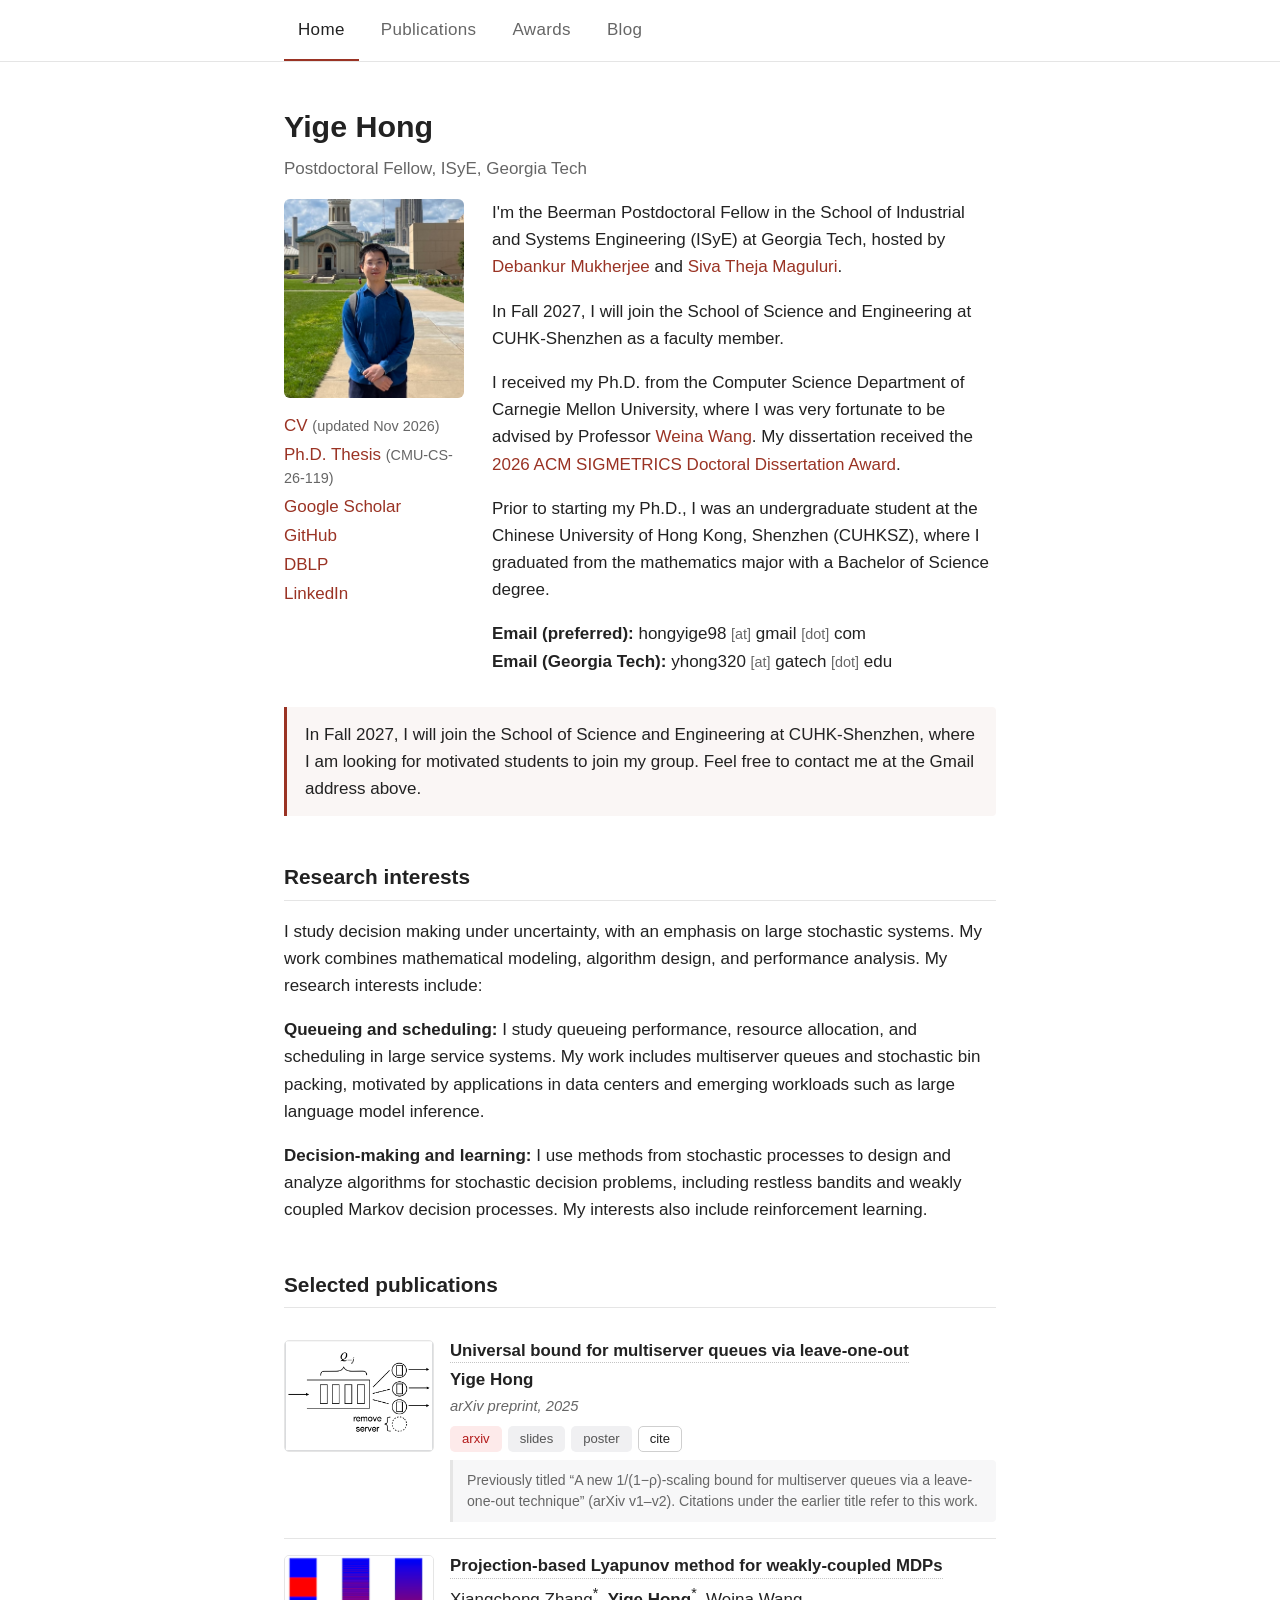
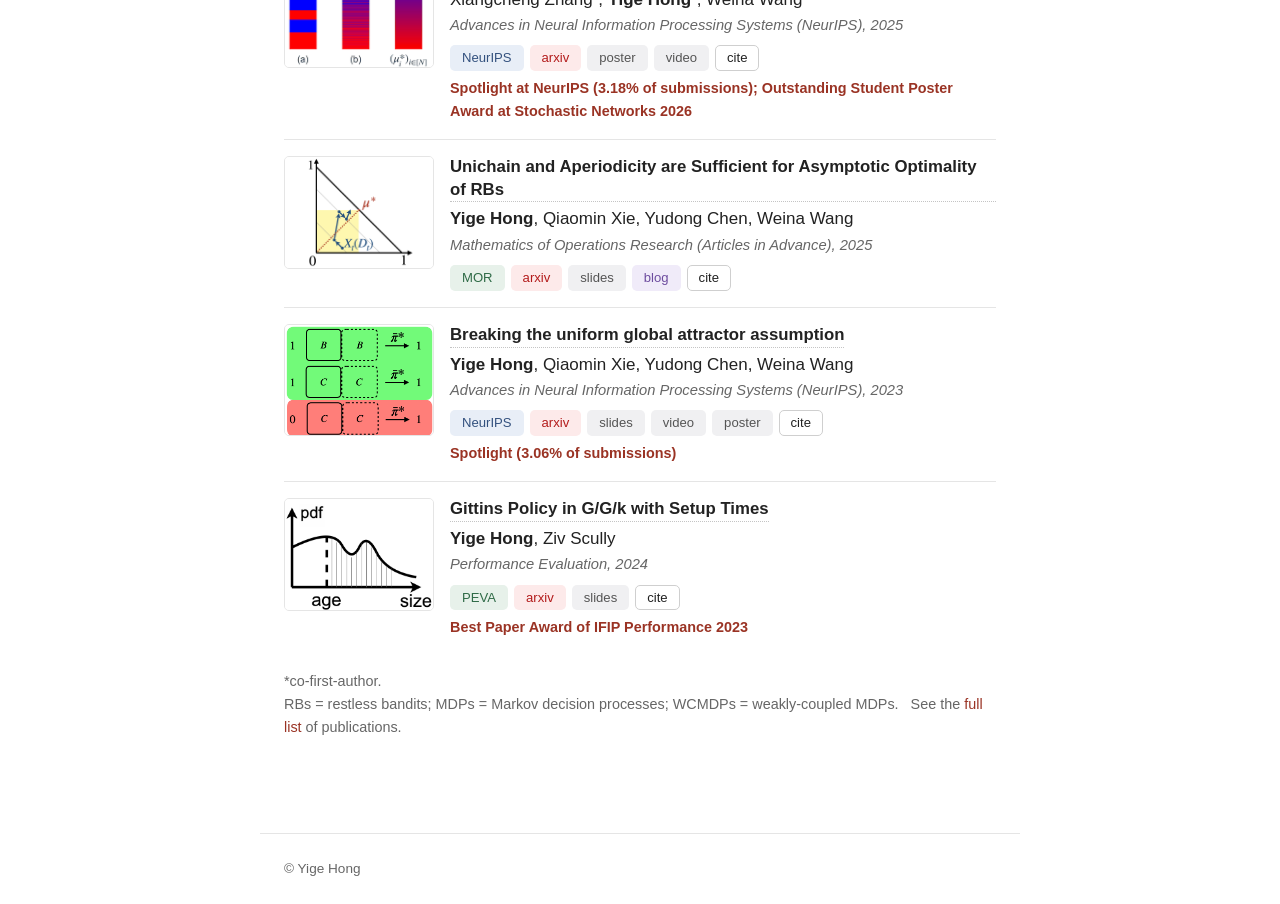
<file: index.html>
<!doctype html>
<html lang="en">
<head>
  <meta charset="utf-8">
  <meta name="viewport" content="width=device-width, initial-scale=1">
  <title>Yige Hong</title>
  <link rel="stylesheet" href="style.css">
  <!-- GoatCounter: privacy-friendly analytics, no cookies. Dashboard
       at https://yigehong.goatcounter.com (private, login required). -->
  <script data-goatcounter="https://yigehong.goatcounter.com/count"
          async src="https://gc.zgo.at/count.js"></script>
</head>
<body>
  <nav class="topbar">
    <div class="topbar-inner">
      <a href="index.html" class="active">Home</a>
      <a href="publications.html">Publications</a>
      <a href="awards.html">Awards</a>
      <a href="https://www.cs.cmu.edu/~csd-phd-blog/2026/restless-bandits/" target="_blank" rel="noopener">Blog</a>
    </div>
  </nav>

  <main>
    <h1>Yige Hong</h1>
    <p class="subtitle">Postdoctoral Fellow, ISyE, Georgia Tech</p>

    <div class="intro">
      <div class="intro-left">
        <img class="photo" src="assets/img/my_photo_cmu.jpeg" alt="Yige Hong">
        <ul class="links">
          <li><a href="assets/pdf/CV261113_YigeHong.pdf?v=3" data-goatcounter-click="cv-pdf">CV</a> <span class="note">(updated Nov 2026)</span></li>
          <li><a href="assets/pdf/thesis_v9.pdf" data-goatcounter-click="thesis-pdf">Ph.D. Thesis</a> <span class="note">(CMU-CS-26-119)</span></li>
          <li><a href="https://scholar.google.com/citations?user=D-5fj0kAAAAJ&hl=en">Google Scholar</a></li>
          <li><a href="https://github.com/yigehong">GitHub</a></li>
          <li><a href="https://dblp.org/pid/301/8925.html">DBLP</a></li>
          <li><a href="https://www.linkedin.com/in/yige-hong-0491a0254/">LinkedIn</a></li>
        </ul>
      </div>
      <div class="bio">
        <p>
          I'm the Beerman Postdoctoral Fellow in the School of Industrial and
          Systems Engineering (ISyE) at Georgia Tech, hosted by
          <a href="https://sites.google.com/site/debankurm/home">Debankur Mukherjee</a>
          and <a href="https://sites.google.com/site/sivatheja/">Siva Theja Maguluri</a>.
        </p>
        <p>
          In Fall 2027, I will join the School of Science and Engineering
          at CUHK-Shenzhen as a faculty member.
        </p>
        <p>
          I received my Ph.D. from the Computer Science Department of Carnegie
          Mellon University, where I was very fortunate to be advised by
          Professor <a href="http://www.cs.cmu.edu/~weinaw/">Weina Wang</a>.
          My dissertation received the
          <a href="https://www.sigmetrics.org/dissertationaward-2026.shtml">2026 ACM SIGMETRICS Doctoral Dissertation Award</a>.
        </p>
        <p>
          Prior to starting my Ph.D., I was an undergraduate student at the
          Chinese University of Hong Kong, Shenzhen (CUHKSZ), where I graduated
          from the mathematics major with a Bachelor of Science degree.
        </p>
        <p class="contact">
          <span class="label">Email (preferred):</span>
          hongyige98 <span class="note">[at]</span> gmail <span class="note">[dot]</span> com
          <br>
          <span class="label">Email (Georgia Tech):</span>
          yhong320 <span class="note">[at]</span> gatech <span class="note">[dot]</span> edu
        </p>
      </div>
    </div>

    <div class="callout">
      In Fall 2027, I will join the School of Science and Engineering at
      CUHK-Shenzhen, where I am looking for motivated students to join my group.
      Feel free to contact me at the Gmail address above.
    </div>

    <h2>Research interests</h2>
    <p>
      I study decision making under uncertainty, with an emphasis on large
      stochastic systems. My work combines mathematical modeling, algorithm
      design, and performance analysis. My research interests include:
    </p>
    <p>
      <strong>Queueing and scheduling:</strong> I study queueing performance,
      resource allocation, and scheduling in large service systems. My work
      includes multiserver queues and stochastic bin packing, motivated by
      applications in data centers and emerging workloads such as large
      language model inference.
    </p>
    <p>
      <strong>Decision-making and learning:</strong> I use methods from
      stochastic processes to design and analyze algorithms for stochastic
      decision problems, including restless bandits and weakly coupled
      Markov decision processes. My interests also include reinforcement
      learning.
    </p>

    <h2>Selected publications</h2>
    <div id="selected-pubs"></div>
    <p class="note">
      *co-first-author.
      <br>
      RBs = restless bandits; MDPs = Markov decision processes; WCMDPs = weakly-coupled MDPs.
      &nbsp; See the <a href="publications.html">full list</a> of publications.
    </p>
  </main>

  <footer>
    &copy; Yige Hong
  </footer>

  <script src="data/publications.js"></script>
  <script src="site.js"></script>
  <script>renderSelectedPublications("selected-pubs");</script>
</body>
</html>
</file>
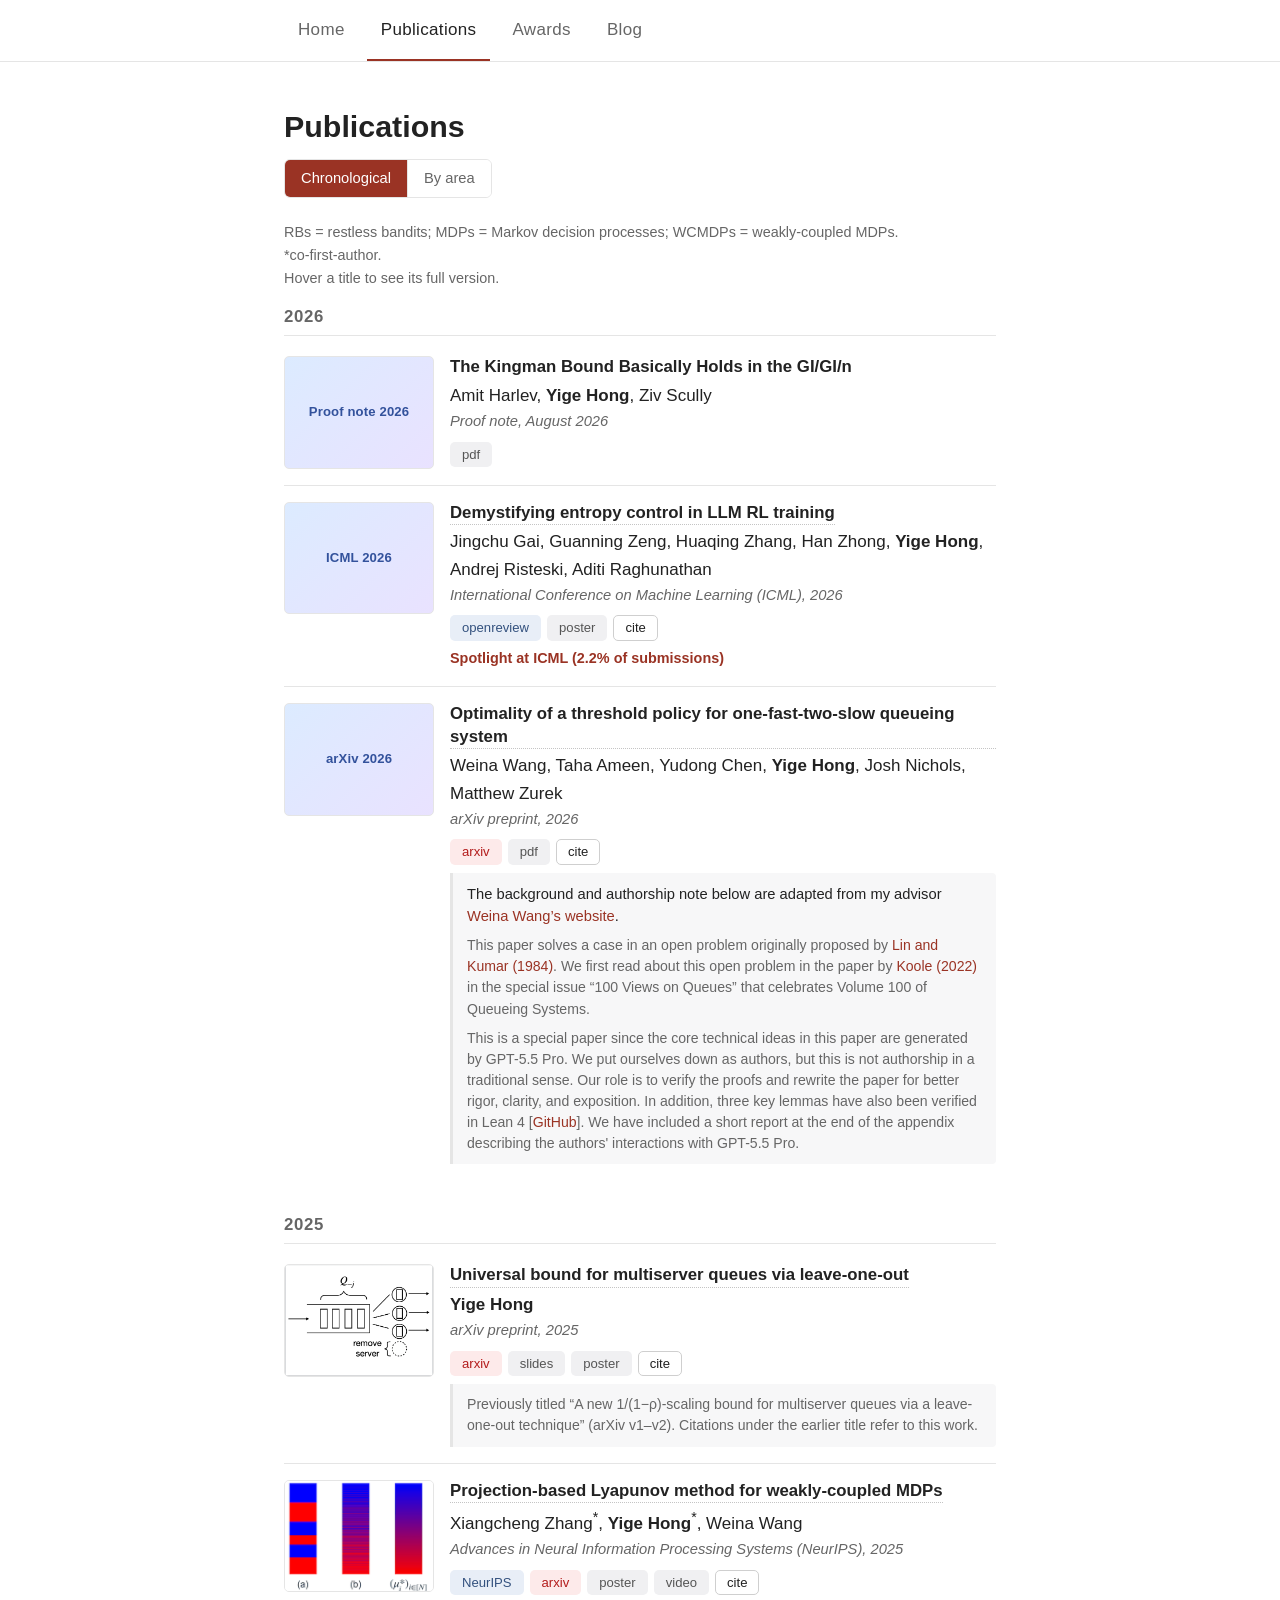
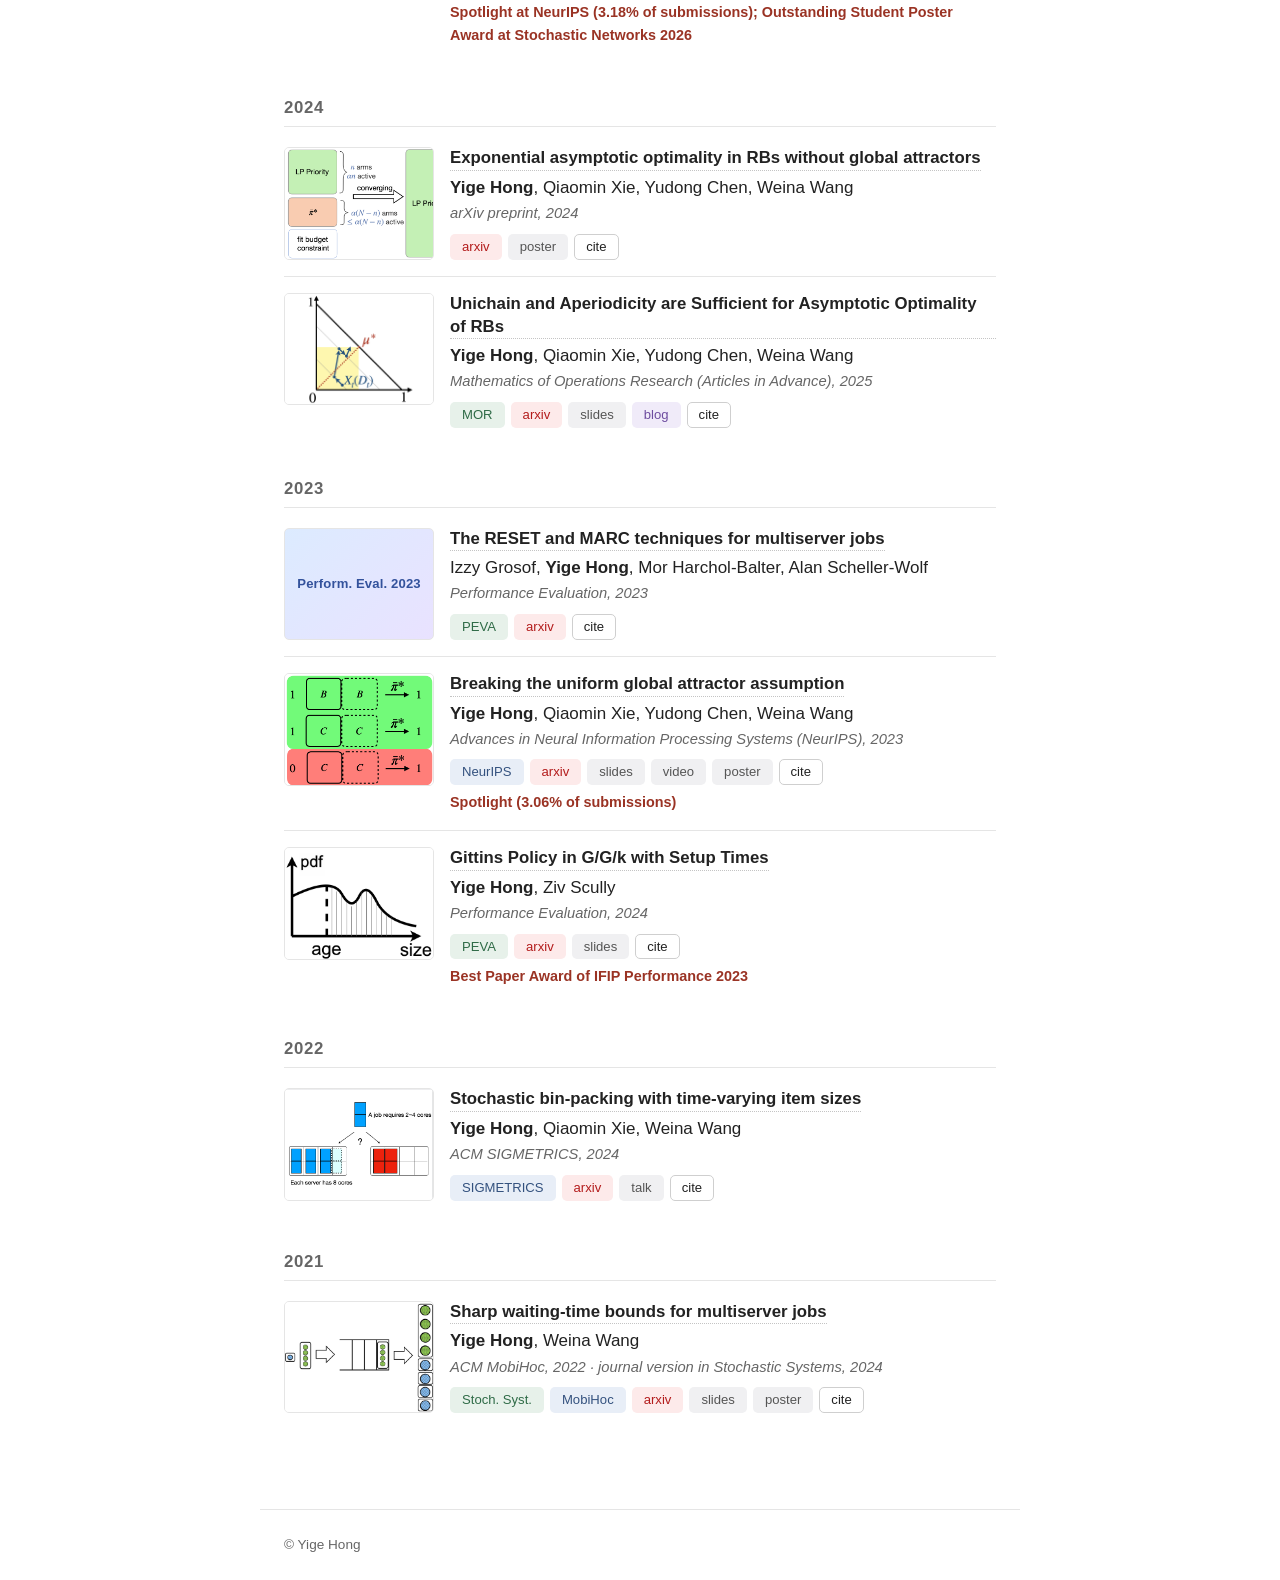
<file: publications.html>
<!doctype html>
<html lang="en">
<head>
  <meta charset="utf-8">
  <meta name="viewport" content="width=device-width, initial-scale=1">
  <title>Publications &middot; Yige Hong</title>
  <link rel="stylesheet" href="style.css">
  <!-- GoatCounter: privacy-friendly analytics, no cookies. Dashboard
       at https://yigehong.goatcounter.com (private, login required). -->
  <script data-goatcounter="https://yigehong.goatcounter.com/count"
          async src="https://gc.zgo.at/count.js"></script>
</head>
<body>
  <nav class="topbar">
    <div class="topbar-inner">
      <a href="index.html">Home</a>
      <a href="publications.html" class="active">Publications</a>
      <a href="awards.html">Awards</a>
      <a href="https://www.cs.cmu.edu/~csd-phd-blog/2026/restless-bandits/" target="_blank" rel="noopener">Blog</a>
    </div>
  </nav>

  <main>
    <h1>Publications</h1>

    <div class="view-toggle" id="view-toggle">
      <button data-view="chrono">Chronological</button>
      <button data-view="area">By area</button>
    </div>

    <p class="note">
      RBs = restless bandits; MDPs = Markov decision processes; WCMDPs = weakly-coupled MDPs.
      &nbsp;
      <br> *co-first-author.
      <br>Hover a title to see its full version.
    </p>

    <div id="pub-container"></div>
  </main>

  <footer>
    &copy; Yige Hong
  </footer>

  <script src="data/publications.js"></script>
  <script src="site.js"></script>
  <script>initPublicationViews("pub-container", "view-toggle");</script>
</body>
</html>
</file>
<file: style.css>
/* ---- Minimal academic site ---- */
:root {
  --text: #222;
  --muted: #666;
  --accent: #9a3324;      /* CMU-ish muted red */
  --border: #e5e5e5;
  --bg: #ffffff;
  --maxw: 760px;
}

* { box-sizing: border-box; }

html { -webkit-text-size-adjust: 100%; }

body {
  margin: 0;
  font-family: -apple-system, BlinkMacSystemFont, "Segoe UI", Helvetica, Arial, sans-serif;
  font-size: 17px;
  line-height: 1.6;
  color: var(--text);
  background: var(--bg);
}

a {
  color: var(--accent);
  text-decoration: none;
}
a:hover { text-decoration: underline; }

/* ---- Top bar ---- */
.topbar {
  border-bottom: 1px solid var(--border);
  position: sticky;
  top: 0;
  background: var(--bg);
  z-index: 10;
}
.topbar-inner {
  max-width: var(--maxw);
  margin: 0 auto;
  padding: 0 24px;
  display: flex;
  gap: 8px;
}
.topbar a {
  display: inline-block;
  padding: 16px 14px;
  color: var(--muted);
  font-weight: 500;
  letter-spacing: 0.02em;
}
.topbar a:hover { color: var(--text); text-decoration: none; }
.topbar a.active { color: var(--text); border-bottom: 2px solid var(--accent); }

/* ---- Layout ---- */
main {
  max-width: var(--maxw);
  margin: 0 auto;
  padding: 40px 24px 80px;
}

h1 { font-size: 1.9rem; margin: 0 0 4px; }
h2 {
  font-size: 1.3rem;
  margin: 44px 0 16px;
  padding-bottom: 6px;
  border-bottom: 1px solid var(--border);
}
.subtitle { color: var(--muted); margin-top: 0; }

/* ---- Home intro ---- */
.intro { display: flex; gap: 28px; align-items: flex-start; flex-wrap: wrap; }
.intro-left { width: 180px; flex-shrink: 0; }
.intro .photo {
  width: 100%;
  border-radius: 6px;
  display: block;
}
.intro .bio { flex: 1; min-width: 260px; }
.intro .bio p:first-child { margin-top: 0; }

.contact { margin-top: 8px; margin-bottom: 4px; }
.contact .label { font-weight: 600; }

/* Link list stacked under the photo. */
.links {
  list-style: none;
  padding: 0;
  margin: 14px 0 0;
  font-weight: 500;
}
.links li { padding: 3px 0; line-height: 1.35; }

.callout {
  margin-top: 28px;
  padding: 14px 18px;
  background: #faf6f5;
  border-left: 3px solid var(--accent);
  border-radius: 0 4px 4px 0;
}

/* ---- View toggle ---- */
.view-toggle {
  display: inline-flex;
  border: 1px solid var(--border);
  border-radius: 6px;
  overflow: hidden;
  margin: 4px 0 8px;
}
.view-toggle button {
  border: none;
  background: var(--bg);
  color: var(--muted);
  font: inherit;
  font-size: 0.92rem;
  padding: 7px 16px;
  cursor: pointer;
}
.view-toggle button + button { border-left: 1px solid var(--border); }
.view-toggle button:hover { color: var(--text); }
.view-toggle button.active { background: var(--accent); color: #fff; }

/* ---- Year-group header (chronological view) ---- */
.year-head {
  font-size: 1.05rem;
  color: var(--muted);
  font-weight: 600;
  letter-spacing: 0.04em;
  margin: 32px 0 4px;
  padding-bottom: 4px;
  border-bottom: 1px solid var(--border);
}
.year-head:first-child { margin-top: 12px; }

/* ---- Area selector (by-area view) ---- */
.area-cards {
  display: grid;
  grid-template-columns: 1fr 1fr;
  gap: 16px;
  margin: 8px 0 24px;
}
.area-card {
  display: flex;
  flex-direction: column;
  gap: 8px;
  padding: 10px;
  background: var(--bg);
  border: 1px solid var(--border);
  border-radius: 8px;
  cursor: pointer;
  font: inherit;
  text-align: center;
  transition: border-color 0.12s ease, box-shadow 0.12s ease;
}
.area-card:hover { border-color: var(--muted); }
.area-card.active {
  border-color: var(--accent);
  box-shadow: 0 0 0 1px var(--accent);
}
.area-card-img {
  display: block;
  width: 100%;
  height: auto;
  border-radius: 4px;
}
.area-card-label {
  font-size: 0.92rem;
  font-weight: 600;
  color: var(--text);
  line-height: 1.3;
}

/* Slim bar for image-less areas (e.g. "RL, and an AI-discovered proof"). */
.area-bars { margin: 0 0 24px; }
.area-bar {
  display: flex;
  align-items: center;
  justify-content: space-between;
  width: 100%;
  padding: 11px 16px;
  background: var(--bg);
  border: 1px solid var(--border);
  border-radius: 8px;
  cursor: pointer;
  font: inherit;
  text-align: left;
  transition: border-color 0.12s ease, box-shadow 0.12s ease;
}
.area-bar:hover { border-color: var(--muted); }
.area-bar.active {
  border-color: var(--accent);
  box-shadow: 0 0 0 1px var(--accent);
}
.area-bar-label { font-size: 0.92rem; font-weight: 600; color: var(--text); }
.area-bar-chevron { color: var(--muted); font-size: 1.2rem; line-height: 1; }

/* ---- Publications (title-first hierarchy) ---- */
.pub-list { list-style: none; padding: 0; margin: 0; }
.pub-list li {
  padding: 16px 0;
  border-bottom: 1px solid var(--border);
}
.pub-list li:last-child { border-bottom: none; }
.pub-list li.has-thumb {
  display: flex;
  gap: 16px;
  align-items: flex-start;
}
.pub-thumb {
  width: 150px;
  flex-shrink: 0;
  aspect-ratio: 4 / 3;
  object-fit: cover;
  object-position: left top;   /* crop the lower / right part */
  border: 1px solid var(--border);
  border-radius: 5px;
  background: #fafafa;
}
.pub-body { flex: 1; min-width: 0; }

/* Typographic "cover" tile for works without a thumbnail. */
.pub-thumb-cover {
  display: flex;
  align-items: center;
  justify-content: center;
  text-align: center;
  padding: 8px;
  background: linear-gradient(135deg, #dcebff, #e9e2ff);
  color: #33529c;
}
.pub-thumb-cover span {
  font-size: 0.82rem;
  font-weight: 600;
  letter-spacing: 0.01em;
  line-height: 1.25;
}

.pub-head {
  display: flex;
  gap: 8px;
  align-items: baseline;
}
.pub-title {
  font-size: 1.05rem;
  font-weight: 600;
  line-height: 1.35;
  color: var(--text);
}
/* Shortened titles carry the full version in a custom hover
   tooltip (immediate, unlike the delayed native title tooltip). */
.pub-title[data-full] {
  position: relative;
  border-bottom: 1px dotted #c4c4c4;
  cursor: help;
}
.pub-title[data-full]:hover::after {
  content: attr(data-full);
  position: absolute;
  left: 0;
  top: calc(100% + 6px);
  z-index: 30;
  width: max-content;
  max-width: 360px;
  white-space: normal;
  font-size: 0.82rem;
  font-weight: 400;
  line-height: 1.4;
  color: #fff;
  background: #2a2a2a;
  padding: 8px 11px;
  border-radius: 6px;
  box-shadow: 0 6px 18px rgba(0, 0, 0, 0.22);
}
.pub-authors { margin-top: 3px; color: var(--text); }
.pub-authors b { font-weight: 600; }
.pub-venue {
  margin-top: 1px;
  font-style: italic;
  font-size: 0.92rem;
  color: var(--muted);
}
.pub-actions {
  margin-top: 8px;
  display: flex;
  align-items: center;
  gap: 6px;
  flex-wrap: wrap;
}

/* Link + cite buttons share a pill shape. */
.pub-link-btn,
.cite-btn {
  display: inline-block;
  font: inherit;
  font-size: 0.82rem;
  line-height: 1.2;
  border: 1px solid transparent;
  border-radius: 5px;
  padding: 4px 11px;
  cursor: pointer;
  text-decoration: none;
  transition: background-color 0.12s ease, color 0.12s ease, border-color 0.12s ease;
}
.pub-link-btn:hover { text-decoration: none; color: #fff; }

/* Publication-type links, each its own color; artifact links
   (slides / poster / video / talk) share one neutral color. */
.link-arxiv      { background: #fdeaea; color: #b31b1b; }  /* arXiv red */
.link-arxiv:hover { background: #b31b1b; }
.link-journal    { background: #e7f1ea; color: #2f6b47; }  /* journal green */
.link-journal:hover { background: #2f6b47; }
.link-conference { background: #e8eef7; color: #33517e; }  /* conference blue */
.link-conference:hover { background: #33517e; }
.link-resource   { background: #f0f0f2; color: #555; }     /* slides/poster/... */
.link-resource:hover { background: #555; }
.link-blog       { background: #f0ebf9; color: #6d4c9f; }  /* blog post */
.link-blog:hover { background: #6d4c9f; }

/* Cite: outlined, to set the special action apart from the
   filled resource/venue pills. */
.cite-btn {
  background: transparent;
  color: var(--text);
  border-color: #cfcfcf;
}
.cite-btn:hover { background: var(--text); color: #fff; border-color: var(--text); }
.cite-btn.cite-done { background: #2f6b47; color: #fff; border-color: #2f6b47; }

.award {
  margin-top: 6px;
  color: var(--accent);
  font-weight: 600;
  font-size: 0.9rem;
}

/* Explanatory note for a work (e.g. authorship clarification). */
.pub-note {
  margin-top: 8px;
  padding: 10px 14px;
  font-size: 0.88rem;
  line-height: 1.5;
  color: var(--muted);
  background: #f7f7f8;
  border-left: 3px solid var(--border);
  border-radius: 0 4px 4px 0;
}
.pub-note p { margin: 0 0 8px; }
.pub-note p:last-child { margin-bottom: 0; }
.pub-note-credit {
  font-size: 0.92rem;
  font-weight: 500;
  color: var(--text);
}

/* Display equation inside a note. Built from plain HTML, Unicode
   symbols and a border-bottom fraction bar, so the site stays
   build-free and pulls in no math-typesetting library. */
.pub-note .pub-eq {
  margin: 12px 0;
  text-align: center;
  font-family: Georgia, "Times New Roman", serif;
  font-size: 0.95rem;
  line-height: 1.35;
  color: var(--text);
  overflow-x: auto;
}
.pub-eq .frac {
  display: inline-block;
  vertical-align: middle;
  text-align: center;
  margin-left: 5px;
}
.pub-eq .frac-num {
  display: block;
  padding: 0 7px 3px;
  border-bottom: 1px solid currentColor;
  white-space: nowrap;
}
.pub-eq .frac-den {
  display: block;
  padding: 3px 7px 0;
}
.note { color: var(--muted); font-size: 0.9rem; }

/* ---- Awards page ---- */
.award-list { list-style: none; padding: 0; margin: 0; }
.award-list li {
  display: flex;
  justify-content: space-between;
  gap: 20px;
  align-items: baseline;
  padding: 14px 0;
  border-bottom: 1px solid var(--border);
}
.award-list li:last-child { border-bottom: none; }
.award-name { font-weight: 500; }
.award-paper { font-weight: 400; font-style: italic; color: var(--muted); }
.award-year {
  flex-shrink: 0;
  color: var(--muted);
  font-variant-numeric: tabular-nums;
}

footer {
  max-width: var(--maxw);
  margin: 0 auto;
  padding: 24px;
  color: var(--muted);
  font-size: 0.85rem;
  border-top: 1px solid var(--border);
}

@media (max-width: 520px) {
  body { font-size: 16px; }
  .intro-left { width: 140px; }
  .area-cards { grid-template-columns: 1fr; }
  .pub-list li.has-thumb { flex-direction: column; }
  .pub-thumb { width: 100%; max-width: 220px; }
}
</file>
